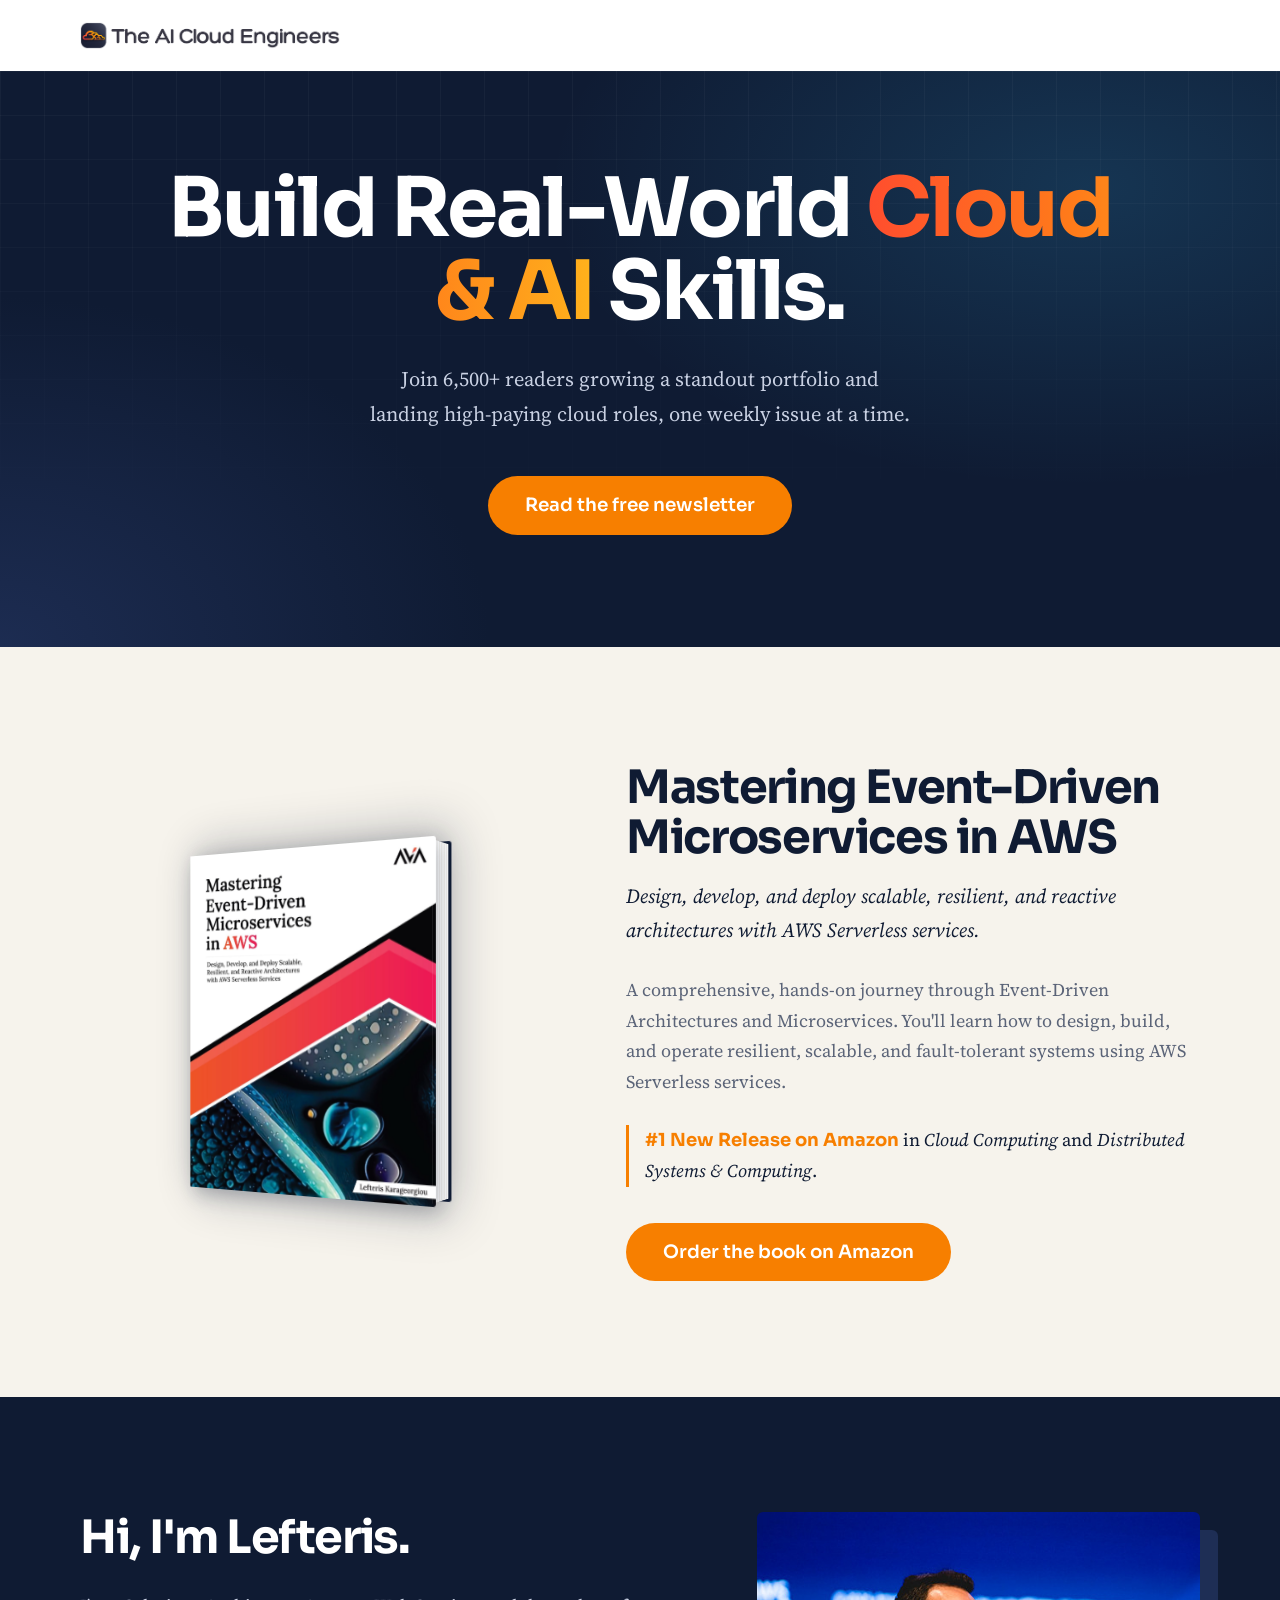
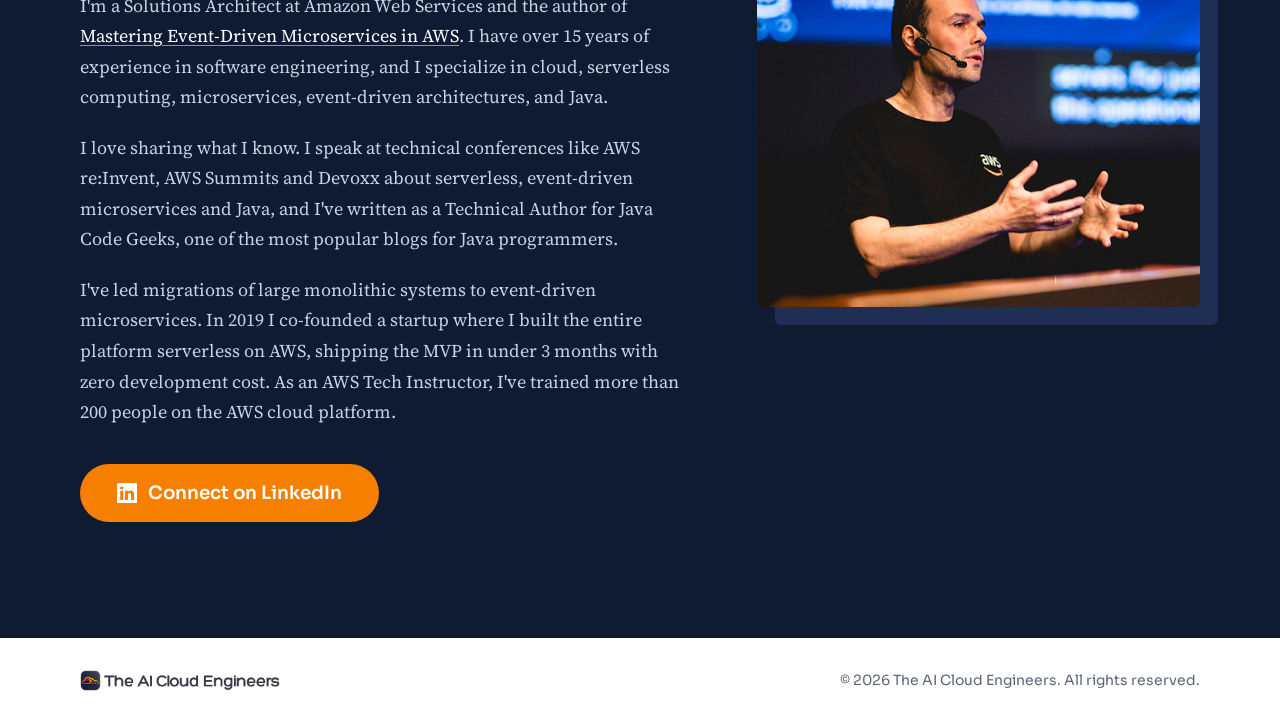
<file: index.html>
<!doctype html>
<html lang="en">

<head>

  <!-- Google tag (gtag.js) -->
  <script async src="https://www.googletagmanager.com/gtag/js?id=G-WXGLE2BNY2"></script>
  <script>
    window.dataLayer = window.dataLayer || [];
    function gtag() { dataLayer.push(arguments); }
    gtag('js', new Date());

    gtag('config', 'G-WXGLE2BNY2');
    gtag('config', 'G-8P4TZJ9R0J');
  </script>

  <meta charset="utf-8">
  <meta name="viewport" content="width=device-width, initial-scale=1">
  <meta name="description"
    content="A free weekly newsletter on cloud engineering, and the book Mastering Event-Driven Microservices in AWS by Lefteris Karageorgiou.">
  <meta name="author" content="Lefteris Karageorgiou">
  <title>The AI Cloud Engineers</title>
  <link rel="icon" type="image/x-icon" href="logo.png">
  <link rel="preconnect" href="https://fonts.googleapis.com">
  <link rel="preconnect" href="https://fonts.gstatic.com" crossorigin>
  <link
    href="https://fonts.googleapis.com/css2?family=Sora:wght@400;600;700&family=Source+Serif+4:ital,opsz,wght@0,8..60,400;0,8..60,600;1,8..60,400&display=swap"
    rel="stylesheet">

  <style>
    :root {
      --midnight: #0F1B33;
      --navy-glow: #1E2E55;
      --paper: #F6F3EC;
      --orange: #F77F00;
      --orange-deep: #D66E00;
      --rust: #C2410C;
      --sky: #38BDF8;
      --slate: #5B6478;
      --display: 'Sora', system-ui, sans-serif;
      --serif: 'Source Serif 4', Georgia, serif;
    }

    *,
    *::before,
    *::after {
      box-sizing: border-box;
    }

    html {
      scroll-behavior: smooth;
    }

    body {
      margin: 0;
      background: var(--paper);
      color: var(--slate);
      font: 400 1.125rem/1.7 var(--serif);
      -webkit-font-smoothing: antialiased;
    }

    img {
      display: block;
      max-width: 100%;
    }

    h1,
    h2 {
      font-family: var(--display);
      font-weight: 700;
      letter-spacing: -0.03em;
      margin: 0;
    }

    p {
      margin: 0 0 1.1em;
    }

    a {
      color: inherit;
    }

    :focus-visible {
      outline: 3px solid var(--sky);
      outline-offset: 3px;
      border-radius: 4px;
    }

    .wrap {
      width: min(1120px, 100% - 48px);
      margin-inline: auto;
    }

    /* Buttons */
    .btn {
      display: inline-flex;
      align-items: center;
      gap: 0.6em;
      padding: 1em 2em;
      border-radius: 999px;
      background: var(--orange);
      color: #fff;
      font: 600 1.15rem/1.2 var(--display);
      text-decoration: none;
      transition: background-color 0.2s ease;
    }

    .btn:hover {
      background: var(--orange-deep);
    }

    .btn svg {
      width: 1.1em;
      height: 1.1em;
    }

    /* Header */
    .site-header,
    .site-footer {
      background: #fff;
    }

    .site-header {
      padding: 22px 0;
    }

    .site-header img {
      width: 260px;
      height: auto;
    }

    /* Hero */
    .hero {
      position: relative;
      overflow: hidden;
      background:
        radial-gradient(900px 500px at 85% 20%, rgba(56, 189, 248, 0.16), transparent 60%),
        radial-gradient(700px 500px at 0% 100%, rgba(30, 46, 85, 0.9), transparent 70%),
        var(--midnight);
      color: #fff;
      padding: 96px 0 112px;
      text-align: center;
    }

    /* faint grid, fading out towards the bottom */
    .hero::after {
      content: '';
      position: absolute;
      inset: 0;
      background-image:
        linear-gradient(rgba(255, 255, 255, 0.035) 1px, transparent 1px),
        linear-gradient(90deg, rgba(255, 255, 255, 0.035) 1px, transparent 1px);
      background-size: 44px 44px;
      mask-image: linear-gradient(180deg, #000, transparent 85%);
      pointer-events: none;
    }

    .hero .wrap {
      position: relative;
      z-index: 2;
    }

    .hero h1 .hl {
      background: linear-gradient(90deg, #FF4D2E, #FF7A1A, #FFB21C);
      -webkit-background-clip: text;
      background-clip: text;
      color: transparent;
    }

    .hero h1 {
      font-size: clamp(2.7rem, 6.4vw, 5.2rem);
      line-height: 1.02;
      max-width: 15ch;
      margin-inline: auto;
    }

    .hero p {
      margin: 1.75rem auto 2.75rem;
      max-width: 36em;
      color: #C9D1E3;
      font-size: clamp(1.15rem, 1.6vw, 1.3rem);
      text-wrap: balance;
    }

    /* Book */
    .book-section {
      padding: clamp(4.5rem, 9vw, 8rem) 0;
    }

    .book-section .wrap {
      display: grid;
      grid-template-columns: 0.9fr 1.1fr;
      gap: clamp(2rem, 6vw, 6rem);
      align-items: center;
    }

    .book-section h2 {
      color: var(--midnight);
      font-size: clamp(2rem, 3.6vw, 2.9rem);
      line-height: 1.1;
      max-width: 16ch;
    }

    .book-section .subtitle {
      margin: 1rem 0 1.75rem;
      font-style: italic;
      color: var(--midnight);
      font-size: 1.25rem;
      max-width: 30em;
    }

    .book-section .copy {
      max-width: 34em;
    }

    .ranking {
      border-left: 3px solid var(--orange);
      padding-left: 1rem;
      margin: 1.75rem 0 2.25rem;
      color: var(--midnight);
    }

    .ranking strong {
      font-family: var(--display);
      color: var(--orange);
    }

    .book-3d {
      --book-w: 280px;
      --book-h: 345px;
      --book-depth: 36px;
      justify-self: center;
      display: inline-block;
      perspective: 1200px;
      padding: 1rem 2rem;
    }

    .book-3d .book {
      position: relative;
      width: var(--book-w);
      height: var(--book-h);
      transform-style: preserve-3d;
      transform: rotateY(-30deg);
      transition: transform 0.6s ease;
    }

    .book-3d:hover .book,
    .book-3d:focus-visible .book {
      transform: rotateY(-12deg);
    }

    .book-3d .book > img {
      position: absolute;
      inset: 0;
      width: 100%;
      height: 100%;
      object-fit: cover;
      transform: translateZ(calc(var(--book-depth) / 2));
      border-radius: 0 3px 3px 0;
      box-shadow: 5px 5px 20px rgba(15, 27, 51, 0.25);
    }

    /* page edges */
    .book-3d .book::before {
      content: '';
      position: absolute;
      top: 3px;
      left: 0;
      width: var(--book-depth);
      height: calc(var(--book-h) - 6px);
      transform: translateX(calc(var(--book-w) - var(--book-depth) / 2 - 3px)) rotateY(90deg);
      background: repeating-linear-gradient(90deg, #fff 0, #fff 2px, #e9e6df 3px, #fff 4px);
    }

    /* back cover */
    .book-3d .book::after {
      content: '';
      position: absolute;
      inset: 0;
      transform: translateZ(calc(var(--book-depth) / -2));
      background-color: var(--midnight);
      border-radius: 0 3px 3px 0;
      box-shadow: -10px 0 50px 10px rgba(15, 27, 51, 0.3);
    }

    /* About */
    .about {
      background: var(--midnight);
      color: #C9D1E3;
      padding: clamp(4.5rem, 9vw, 8rem) 0;
    }

    .about .wrap {
      display: grid;
      grid-template-columns: 1.15fr 0.85fr;
      gap: clamp(2rem, 6vw, 6rem);
      align-items: start;
    }

    .about h2 {
      color: #fff;
      font-size: clamp(2rem, 3.6vw, 2.9rem);
      line-height: 1.1;
      margin-bottom: 1.75rem;
    }

    .about .copy {
      max-width: 36em;
    }

    .about .copy a {
      color: #fff;
      text-decoration-color: var(--orange);
      text-underline-offset: 3px;
    }

    .about .btn {
      margin-top: 1rem;
    }

    .about figure {
      margin: 0;
      position: sticky;
      top: 2rem;
    }

    .about figure img {
      width: 100%;
      border-radius: 6px;
      box-shadow: 18px 18px 0 var(--navy-glow);
    }

    /* Footer */
    .site-footer {
      padding: 2rem 0;
      font: 400 0.875rem/1.5 var(--display);
    }

    .site-footer .wrap {
      display: flex;
      flex-wrap: wrap;
      justify-content: space-between;
      align-items: center;
      gap: 1rem;
    }

    .site-footer img {
      width: 200px;
      height: auto;
    }

    .wrap > * {
      min-width: 0;
    }

    @media (max-width: 900px) {

      .book-section .wrap,
      .about .wrap {
        grid-template-columns: 1fr;
      }

      .about figure {
        position: static;
        max-width: 520px;
      }
    }

    @media (max-width: 720px) {
      .hero {
        padding: 48px 0 72px;
      }
    }

    @media (max-width: 520px) {
      .site-header img {
        width: 220px;
      }

      .book-3d {
        --book-w: 220px;
        --book-h: 271px;
        --book-depth: 28px;
      }
    }

    @media (prefers-reduced-motion: reduce) {
      html {
        scroll-behavior: auto;
      }

      .book-3d .book {
        transition: none;
      }
    }
  </style>

</head>

<body>
  <header class="site-header">
    <div class="wrap">
      <a href="/"><img src="newlogo.png" alt="The AI Cloud Engineers"></a>
    </div>
  </header>

  <main>
    <section class="hero">
      <div class="wrap">
        <h1>Build Real-World <span class="hl">Cloud &amp; AI</span> Skills.</h1>
        <p>Join 6,500+ readers growing a standout portfolio and landing high-paying cloud roles, one weekly issue
          at a time.</p>
        <a href="https://blog.thecloudengineers.com" class="btn" target="_blank">Read the free newsletter</a>
      </div>
    </section>

    <section id="book" class="book-section">
      <div class="wrap">
        <a href="https://a.co/d/0ESOp5f" target="_blank" class="book-3d"
          aria-label="Mastering Event-Driven Microservices in AWS on Amazon">
          <div class="book">
            <img src="newbook.JPG" alt="Cover of Mastering Event-Driven Microservices in AWS">
          </div>
        </a>

        <div>
          <h2>Mastering Event-Driven Microservices in AWS</h2>
          <p class="subtitle">Design, develop, and deploy scalable, resilient, and reactive architectures with AWS
            Serverless services.</p>
          <div class="copy">
            <p>A comprehensive, hands-on journey through Event-Driven Architectures and Microservices. You'll learn
              how to design, build, and operate resilient, scalable, and fault-tolerant systems using AWS Serverless
              services.</p>
          </div>
          <p class="ranking"><strong>#1 New Release on Amazon</strong> in <em>Cloud Computing</em> and
            <em>Distributed Systems &amp; Computing</em>.</p>
          <a href="https://a.co/d/0ESOp5f" class="btn" target="_blank">Order the book on Amazon</a>
        </div>
      </div>
    </section>

    <section id="about" class="about">
      <div class="wrap">
        <div>
          <h2>Hi, I'm Lefteris.</h2>
          <div class="copy">
            <p>I'm a Solutions Architect at Amazon Web Services and the author of <a href="https://a.co/d/0ESOp5f"
                target="_blank">Mastering Event-Driven Microservices in AWS</a>. I have over 15 years of experience in
              software engineering, and I specialize in cloud, serverless computing, microservices, event-driven
              architectures, and Java.</p>
            <p>I love sharing what I know. I speak at technical conferences like AWS re:Invent, AWS Summits and
              Devoxx about serverless, event-driven microservices and Java, and I've written as a Technical Author
              for Java Code Geeks, one of the most popular blogs for Java programmers.</p>
            <p>I've led migrations of large monolithic systems to event-driven microservices. In 2019 I co-founded a
              startup where I built the entire platform serverless on AWS, shipping the MVP in under 3 months with
              zero development cost. As an AWS Tech Instructor, I've trained more than 200 people on the AWS cloud
              platform.</p>
          </div>
          <a href="https://www.linkedin.com/in/lefteriskarageorgiou/" target="_blank" class="btn">
            <svg xmlns="http://www.w3.org/2000/svg" fill="currentColor" viewBox="0 0 16 16" aria-hidden="true">
              <path
                d="M0 1.146C0 .513.526 0 1.175 0h13.65C15.474 0 16 .513 16 1.146v13.708c0 .633-.526 1.146-1.175 1.146H1.175C.526 16 0 15.487 0 14.854zm4.943 12.248V6.169H2.542v7.225zm-1.2-8.212c.837 0 1.358-.554 1.358-1.248-.015-.709-.52-1.248-1.342-1.248S2.4 3.226 2.4 3.934c0 .694.521 1.248 1.327 1.248zm4.908 8.212V9.359c0-.216.016-.432.08-.586.173-.431.568-.878 1.232-.878.869 0 1.216.662 1.216 1.634v3.865h2.401V9.25c0-2.22-1.184-3.252-2.764-3.252-1.274 0-1.845.7-2.165 1.193v.025h-.016l.016-.025V6.169h-2.4c.03.678 0 7.225 0 7.225z" />
            </svg>
            Connect on LinkedIn
          </a>
        </div>
        <figure>
          <img src="lefkarag.JPEG" alt="Lefteris Karageorgiou speaking on stage at an AWS event">
        </figure>
      </div>
    </section>
  </main>

  <footer class="site-footer">
    <div class="wrap">
      <img src="newlogo.png" alt="The AI Cloud Engineers">
      <span>&copy; <span id="year">2026</span> The AI Cloud Engineers. All rights reserved.</span>
    </div>
  </footer>

  <script>
    document.getElementById('year').textContent = new Date().getFullYear();
  </script>

</body>

</html>
</file>
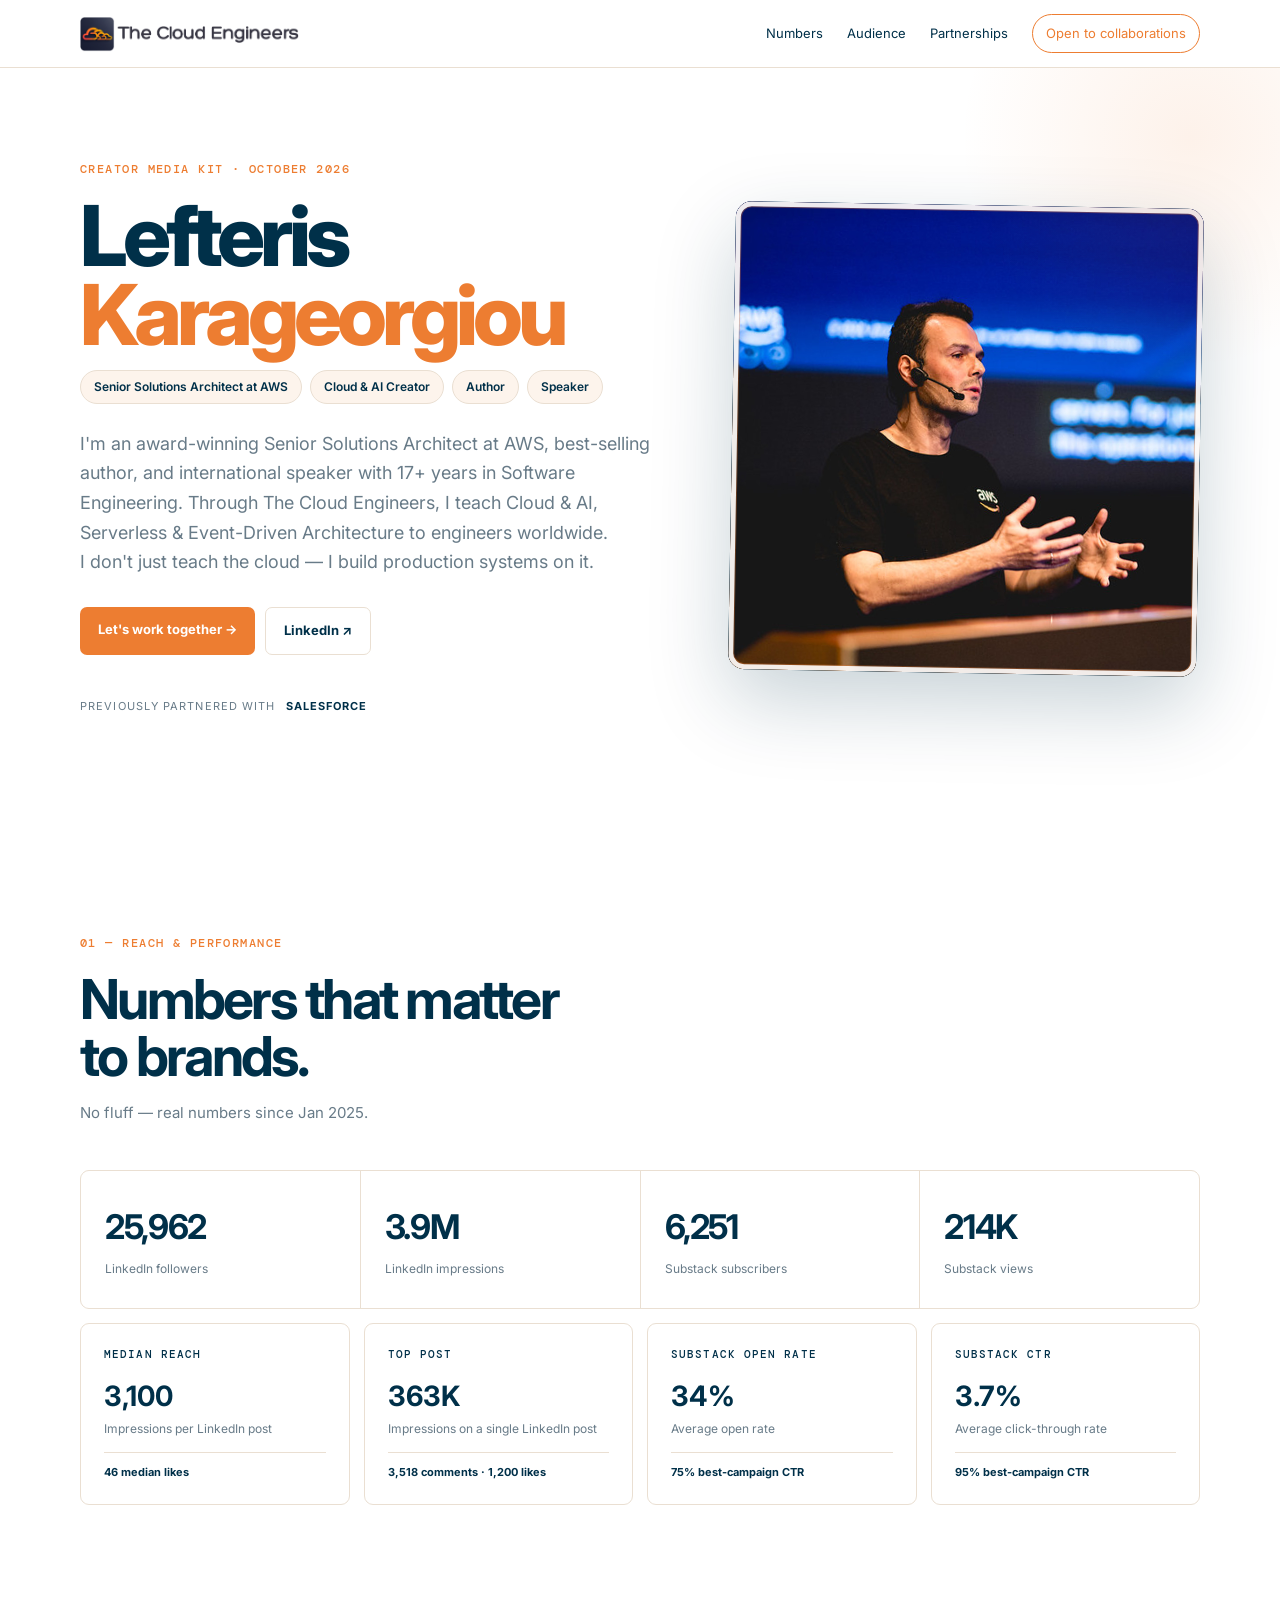
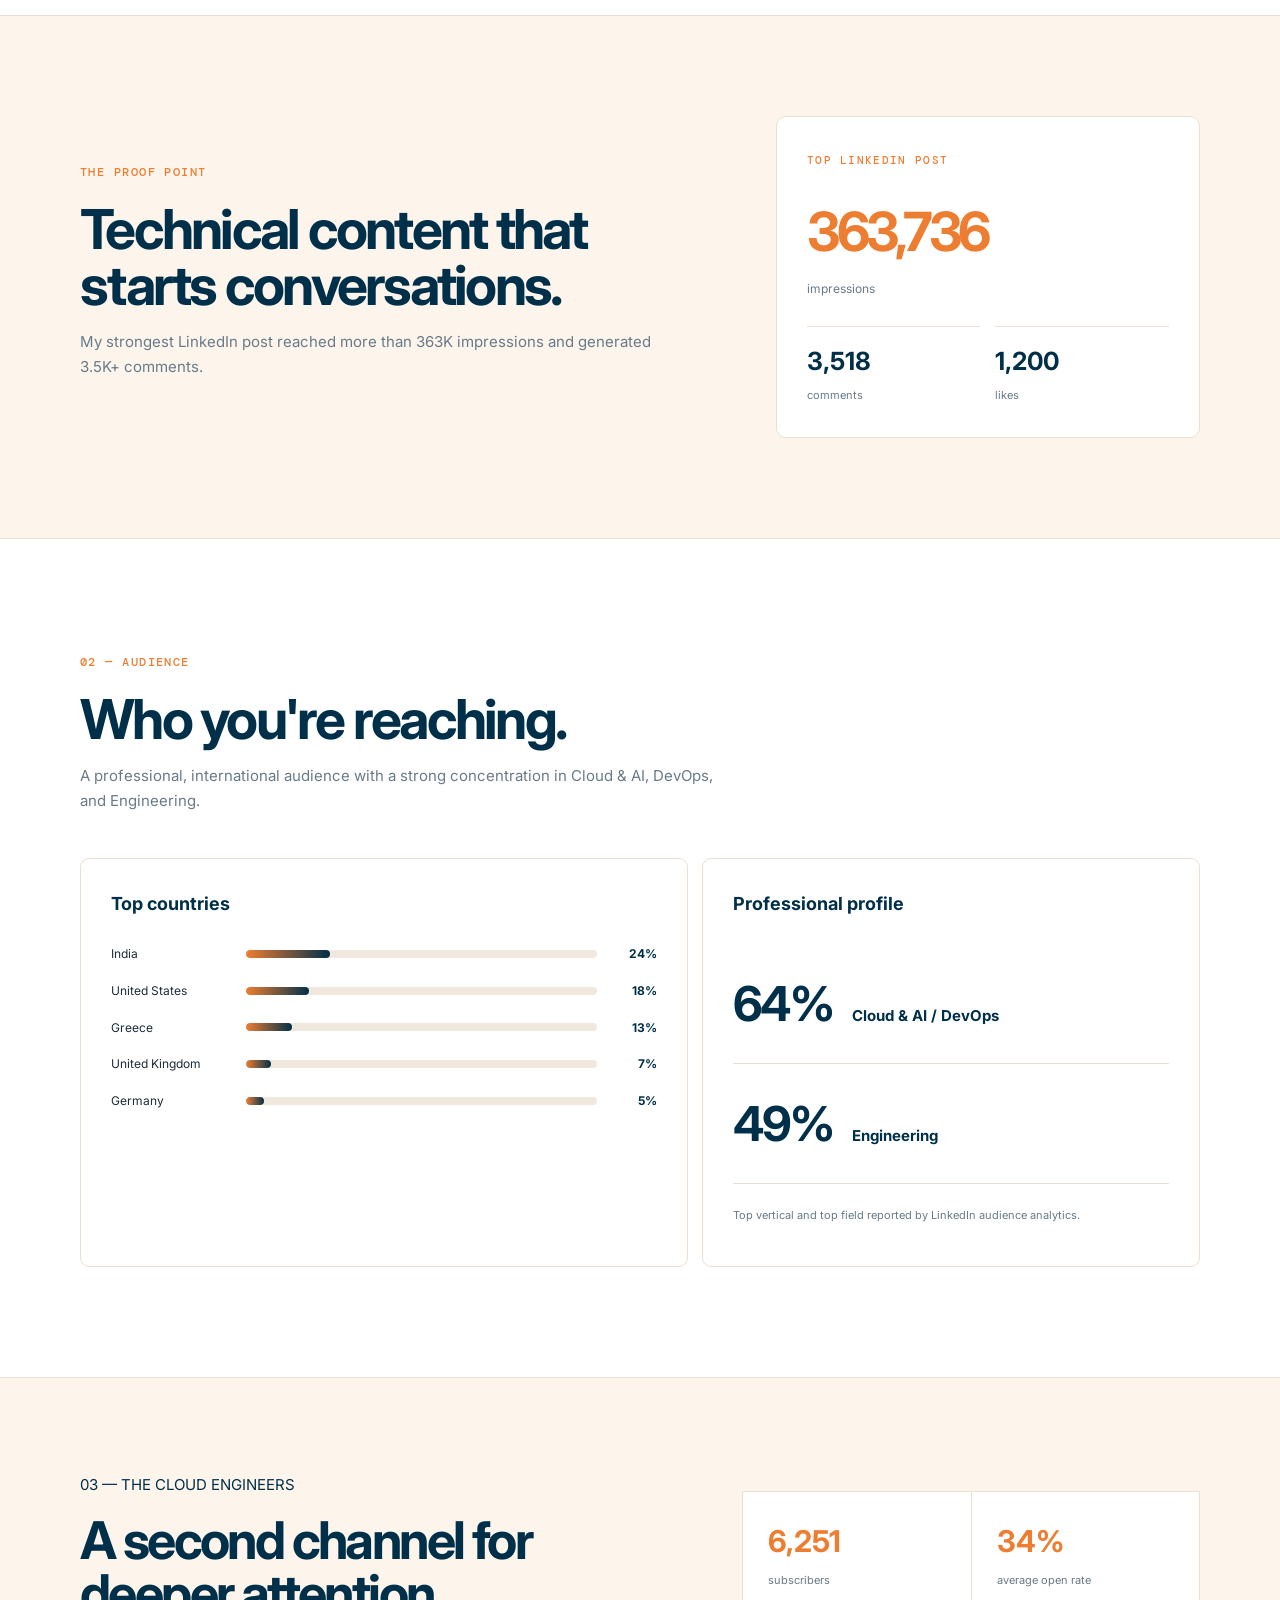
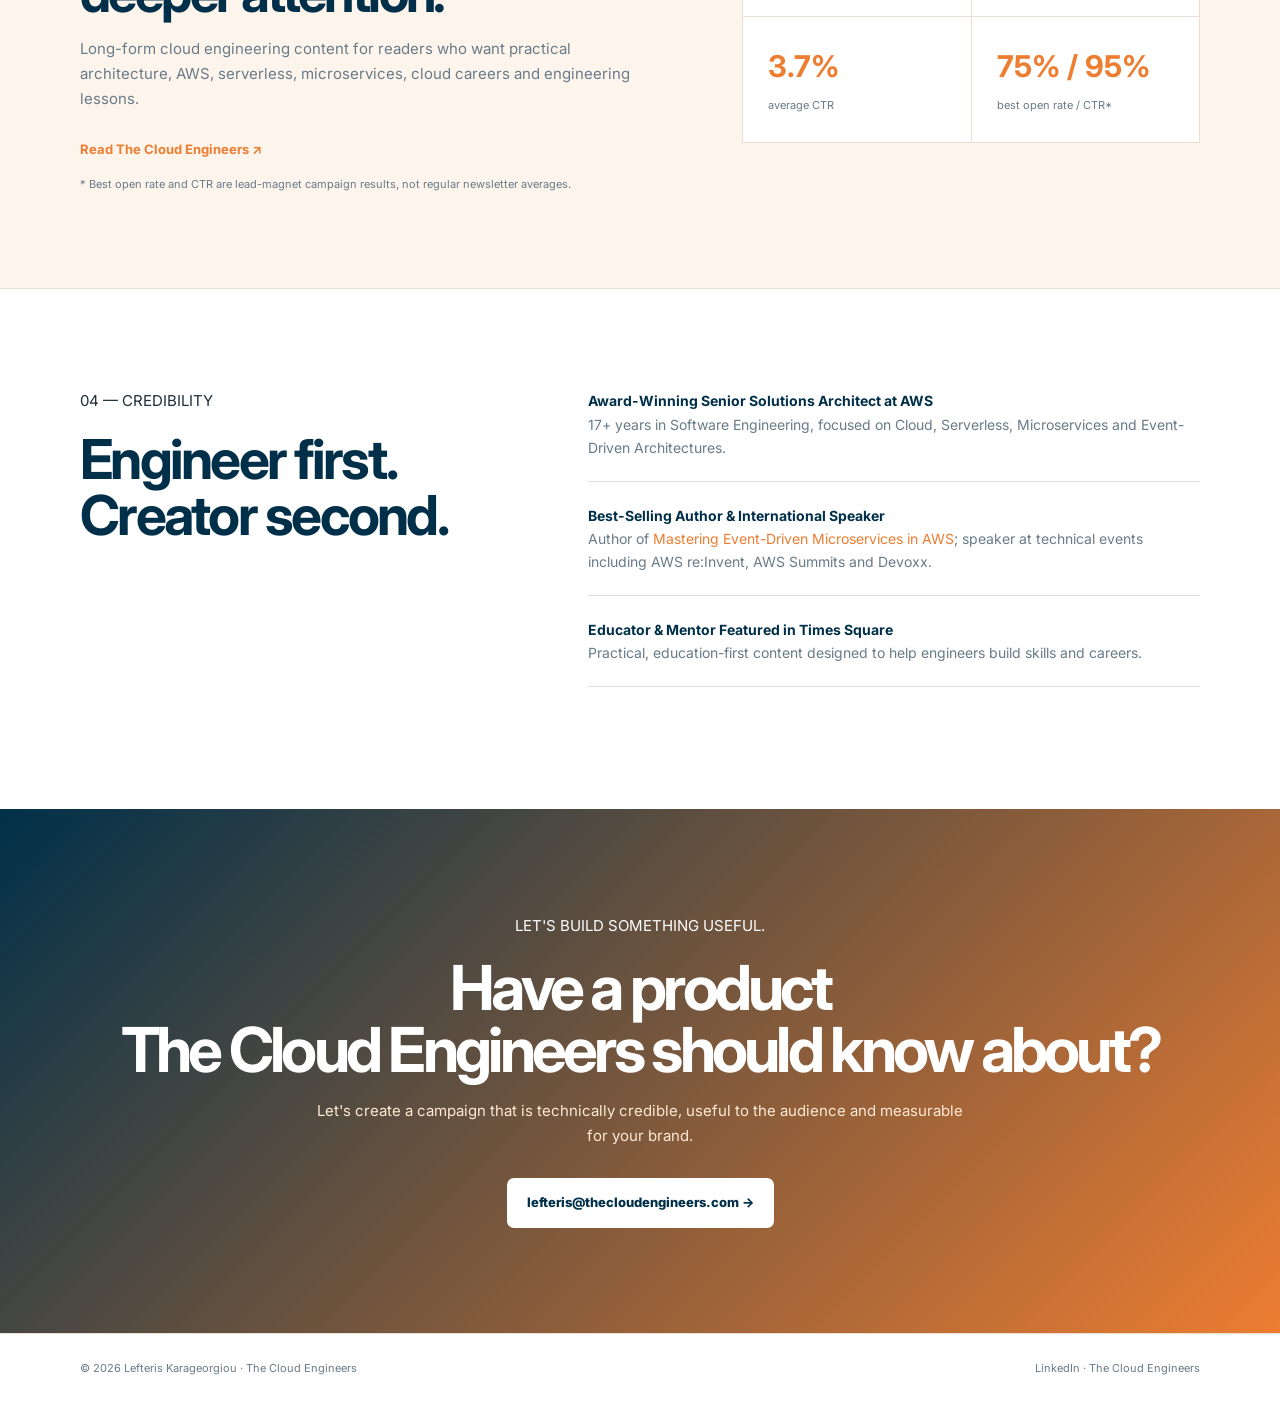
<file: mediakit/index.html>
<!doctype html>
<html lang="en">
<head>
  <meta charset="utf-8">
  <meta name="viewport" content="width=device-width, initial-scale=1">
  <meta name="description" content="Lefteris Karageorgiou — Creator Media Kit for The Cloud Engineers.">
  <title>Lefteris Karageorgiou — Creator Media Kit</title>
  <link rel="preconnect" href="https://fonts.googleapis.com">
  <link rel="preconnect" href="https://fonts.gstatic.com" crossorigin>
  <link href="https://fonts.googleapis.com/css2?family=DM+Mono:wght@400;500&family=Inter:wght@400;500;600;700;800&display=swap" rel="stylesheet">
  <link rel="stylesheet" href="styles.css">
</head>
<body>
<header class="topbar">
  <div class="wrap nav">
    <a class="logo" href="https://thecloudengineers.com/" target="_blank" rel="noopener">
      <img class="logo-img" src="logo.png" alt="The Cloud Engineers">
    </a>
    <div class="nav-right"><a href="#numbers">Numbers</a><a href="#audience">Audience</a><a href="#partnerships">Partnerships</a><a class="pill" href="mailto:lefteris@thecloudengineers.com">Open to collaborations</a></div>
  </div>
</header>

<main>
<section class="hero">
  <div class="wrap hero-grid">
    <div>
      <div class="kicker">CREATOR MEDIA KIT · OCTOBER 2026</div>
      <h1>Lefteris<br><span>Karageorgiou</span></h1>
      <div class="role-pills">
        <span class="role-pill">Senior Solutions Architect at AWS</span>
        <span class="role-pill">Cloud &amp; AI Creator</span>
        <span class="role-pill">Author</span>
        <span class="role-pill">Speaker</span>
      </div>
      <p class="intro">I'm an award-winning Senior Solutions Architect at AWS, best-selling author, and international speaker with 17+ years in Software Engineering. Through The Cloud Engineers, I teach Cloud & AI, Serverless & Event-Driven Architecture to engineers worldwide.<br/>I don't just teach the cloud — I build production systems on it.</p>
      <div class="actions">
        <a class="btn btn-primary" href="mailto:lefteris@thecloudengineers.com?subject=The%20Cloud%20Engineers%20Sponsorship">Let's work together →</a>
        <a class="btn btn-outline" href="https://www.linkedin.com/in/lefteriskarageorgiou/" target="_blank" rel="noopener">LinkedIn ↗</a>
      </div>
      <div class="micro"><span>Previously partnered with</span><b>Salesforce</b></div>
    </div>
    <div class="hero-photo-card">
      <img class="hero-photo" src="lefteris.JPEG" alt="Lefteris Karageorgiou" loading="lazy">
    </div>
  </div>
</section>

<section class="numbers" id="numbers">
  <div class="wrap">
    <div class="section-intro"><span>01 — REACH & PERFORMANCE</span><h2>Numbers that matter<br>to brands.</h2><p>No fluff — real numbers since Jan 2025.</p></div>
    <div class="big-stats">
      <div><strong>25,962</strong><span>LinkedIn followers</span></div>
      <div><strong>3.9M</strong><span>LinkedIn impressions</span></div>
      <div><strong>6,251</strong><span>Substack subscribers</span></div>
      <div><strong>214K</strong><span>Substack views</span></div>
    </div>
    <div class="detail-grid">
      <article><small>MEDIAN REACH</small><b>3,100</b><p>Impressions per LinkedIn post</p><div class="accent">46 median likes</div></article>
      <article><small>TOP POST</small><b>363K</b><p>Impressions on a single LinkedIn post</p><div class="accent">3,518 comments · 1,200 likes</div></article>
      <article><small>SUBSTACK OPEN RATE</small><b>34%</b><p>Average open rate</p><div class="accent">75% best-campaign CTR</div></article>
      <article><small>SUBSTACK CTR</small><b>3.7%</b><p>Average click-through rate</p><div class="accent">95% best-campaign CTR</div></article>
    </div>
  </div>
</section>

<section class="feature">
  <div class="wrap feature-grid">
    <div class="feature-copy"><span>THE PROOF POINT</span><h2>Technical content that starts conversations.</h2><p>My strongest LinkedIn post reached more than 363K impressions and generated 3.5K+ comments.</p></div>
    <div class="score"><small>TOP LINKEDIN POST</small><strong>363,736</strong><span>impressions</span><div class="score-row"><div><b>3,518</b><small>comments</small></div><div><b>1,200</b><small>likes</small></div></div></div>
  </div>
</section>

<section class="audience" id="audience">
  <div class="wrap">
    <div class="section-intro"><span>02 — AUDIENCE</span><h2>Who you're reaching.</h2><p>A professional, international audience with a strong concentration in Cloud & AI, DevOps, and Engineering.</p></div>
    <div class="audience-grid">
      <div class="panel">
        <h3>Top countries</h3>
        <div class="country"><span>India</span><i><b style="width:24%"></b></i><strong>24%</strong></div>
        <div class="country"><span>United States</span><i><b style="width:18%"></b></i><strong>18%</strong></div>
        <div class="country"><span>Greece</span><i><b style="width:13%"></b></i><strong>13%</strong></div>
        <div class="country"><span>United Kingdom</span><i><b style="width:7%"></b></i><strong>7%</strong></div>
        <div class="country"><span>Germany</span><i><b style="width:5%"></b></i><strong>5%</strong></div>
      </div>
      <div class="panel">
        <h3>Professional profile</h3>
        <div class="profile-row"><b>64%</b><span>Cloud & AI / DevOps</span></div>
        <div class="profile-row"><b>49%</b><span>Engineering</span></div>
        <p class="note">Top vertical and top field reported by LinkedIn audience analytics.</p>
      </div>
    </div>
  </div>
</section>

<section class="newsletter">
  <div class="wrap newsletter-grid">
    <div><span>03 — THE CLOUD ENGINEERS</span><h2>A second channel for deeper attention.</h2><p>Long-form cloud engineering content for readers who want practical architecture, AWS, serverless, microservices, cloud careers and engineering lessons.</p><a class="under" href="https://blog.thecloudengineers.com/" target="_blank" rel="noopener">Read The Cloud Engineers ↗</a></div>
    <div class="newsletter-box">
      <div><b>6,251</b><span>subscribers</span></div>
      <div><b>34%</b><span>average open rate</span></div>
      <div><b>3.7%</b><span>average CTR</span></div>
      <div><b>75% / 95%</b><span>best open rate / CTR*</span></div>
    </div>
  </div>
  <div class="wrap footnote">* Best open rate and CTR are lead-magnet campaign results, not regular newsletter averages.</div>
</section>

<!--
<section class="partnerships" id="partnerships">
  <div class="wrap">
    <div class="section-intro"><span>04 — PARTNERSHIPS</span><h2>Built for products<br>engineers actually use.</h2><p>Best fit: technology companies promoting software, developer tools, cloud products, platforms and technical events.</p></div>
    <div class="cards">
      <article><em>01</em><h3>LinkedIn Sponsored Post</h3><p>Native, educational content around a product, launch, technical story or event.</p><b>From €750</b></article>
      <article><em>02</em><h3>Substack Sponsorship</h3><p>Integrated placement or dedicated issue inside The Cloud Engineers.</p><b>From €600</b></article>
      <article><em>03</em><h3>Technical Deep Dive</h3><p>Hands-on article or tutorial focused on real engineering value.</p><b>From €1,250</b></article>
      <article><em>04</em><h3>Cross-Channel Campaign</h3><p>Coordinated LinkedIn + Substack campaign for awareness or adoption.</p><b>From €1,250</b></article>
    </div>
    <div class="rate-note">Multi-post campaigns · event promotion · ambassador programs · custom campaigns <strong>€2,000–€3,500+</strong></div>
  </div>
</section>

<section class="fit">
  <div class="wrap fit-grid">
    <div><span>05 — BEST FIT</span><h2>Who this is built for.</h2></div>
    <div class="fit-list">
      <div><b>☁ Cloud & Infrastructure</b><span>Cloud platforms, serverless, infrastructure and architecture tools.</span></div>
      <div><b>⚙ Developer & DevOps Tools</b><span>CI/CD, observability, APIs, databases, IaC and developer productivity.</span></div>
      <div><b>🔐 Security</b><span>Cloud security, application security and engineering risk platforms.</span></div>
      <div><b>🤖 AI for Engineers</b><span>AI developer tools, coding assistants and engineering workflows.</span></div>
      <div><b>🎓 Education & Careers</b><span>Technical training, certifications, conferences and career platforms.</span></div>
      <div><b>🚀 B2B Technology</b><span>SaaS and products solving real problems for engineering teams.</span></div>
    </div>
  </div>
</section>
-->

<section class="cred">
  <div class="wrap cred-grid">
    <div><span>04 — CREDIBILITY</span><h2>Engineer first.<br>Creator second.</h2></div>
    <div>
      <p><b>Award-Winning Senior Solutions Architect at AWS</b><br>17+ years in Software Engineering, focused on Cloud, Serverless, Microservices and Event-Driven Architectures.</p>
      <p><b>Best-Selling Author & International Speaker</b><br>Author of <a href="https://a.co/d/0jd3CmFv" target="_blank" style="color:#ED7D31">Mastering Event-Driven Microservices in AWS</a>; speaker at technical events including AWS re:Invent, AWS Summits and Devoxx.</p>
      <p><b>Educator & Mentor Featured in Times Square</b><br>Practical, education-first content designed to help engineers build skills and careers.</p>
    </div>
  </div>
</section>

<section class="cta" id="partnerships">
  <div class="wrap">
    <span>LET'S BUILD SOMETHING USEFUL.</span>
    <h2>Have a product<br>The Cloud Engineers should know about?</h2>
    <p>Let's create a campaign that is technically credible, useful to the audience and measurable for your brand.</p>
    <a class="cta-btn" href="mailto:lefteris@thecloudengineers.com?subject=Sponsorship%20Inquiry%20—%20The%20Cloud%20Engineers">lefteris@thecloudengineers.com →</a>
  </div>
</section>
</main>
<footer><div class="wrap"><span>© 2026 Lefteris Karageorgiou · The Cloud Engineers</span><span><a href="https://www.linkedin.com/in/lefteriskarageorgiou/" target="_blank" rel="noopener">LinkedIn</a> · <a href="https://blog.thecloudengineers.com/" target="_blank" rel="noopener">The Cloud Engineers</a></span></div></footer>
</body>
</html>
</file>
<file: mediakit/styles.css>
:root{
  --ink:#003049;--ink2:#0a4361;--brand:#ED7D31;--secondary:#003049;--blue:#ED7D31;--cyan:#ED7D31;--pale:#fdf4ec;
  --text:#1d2d39;--muted:#687b88;--line:#eadfd2;--white:#fff;
}
*{box-sizing:border-box}html{scroll-behavior:smooth}body{margin:0;color:var(--text);font:15px/1.65 Inter,system-ui,sans-serif;background:#fff}a{text-decoration:none;color:inherit}
.wrap{width:min(1120px,calc(100% - 40px));margin:auto}.topbar{height:68px;background:#fff;color:var(--ink);position:sticky;top:0;z-index:20;border-bottom:1px solid var(--line)}.nav{height:100%;display:flex;align-items:center;justify-content:space-between}.logo{font-weight:800;font-size:13px;letter-spacing:.12em;display:flex;align-items:center}.logo-img{height:36px;width:auto;display:block}.logo-bracket{color:var(--brand);font-family:monospace;margin-right:8px}.nav-right{display:flex;gap:24px;align-items:center;font-size:13px}.nav-right a:hover{color:var(--brand)}.pill{border:1px solid var(--brand);border-radius:999px;padding:8px 13px;color:var(--brand)}
.hero{background:#fff;color:var(--text);padding:95px 0 105px;position:relative;overflow:hidden}.hero:after{content:"";position:absolute;width:500px;height:500px;border-radius:50%;right:-160px;top:-180px;background:radial-gradient(circle,rgba(237,125,49,.10),transparent 65%)}.hero-grid{display:grid;grid-template-columns:1.1fr .9fr;gap:80px;align-items:center}.kicker,.section-intro>span,.feature-copy>span,.fit>span,.cred>span,.cta>span{color:var(--brand);font:500 12px/1 DM Mono,monospace;letter-spacing:.12em}.hero h1{font-size:clamp(54px,7vw,84px);line-height:.94;letter-spacing:-.06em;margin:22px 0 15px;font-weight:800;color:var(--ink)}.hero h1 span{color:var(--brand)}.role{font-size:15px;color:var(--ink);font-weight:600}.role-pills{display:flex;flex-wrap:wrap;gap:8px;margin-top:4px}.role-pill{display:inline-block;padding:6px 13px;border-radius:999px;font-size:12px;font-weight:600;color:var(--secondary);background:var(--pale);border:1px solid var(--line)}.intro{font-size:18px;line-height:1.65;color:var(--muted);max-width:650px;margin:25px 0 30px}.actions{display:flex;gap:10px;flex-wrap:wrap}.btn{padding:12px 18px;border-radius:7px;font-weight:700;font-size:13px}.btn-primary{background:var(--brand);color:#fff}.btn-outline{border:1px solid var(--line);color:var(--ink)}.micro{margin-top:42px;color:var(--muted);font-size:11px;text-transform:uppercase;letter-spacing:.1em}.micro b{color:var(--ink);margin-left:10px}.hero-photo-card{position:relative;border-radius:16px;overflow:hidden;box-shadow:0 30px 80px rgba(0,48,73,.22);transform:rotate(1deg);transition:transform .4s ease,box-shadow .4s ease;background:var(--secondary)}.hero-photo-card:hover{transform:rotate(0);box-shadow:0 40px 90px rgba(0,48,73,.28)}.hero-photo-card:after{content:"";position:absolute;inset:0;border-radius:16px;box-shadow:inset 0 0 0 5px rgba(255,255,255,.9),inset 0 0 0 6px rgba(237,125,49,.35);pointer-events:none}.hero-photo{display:block;width:100%;height:auto;object-fit:cover}
.numbers,.audience,.partnerships{padding:110px 0}.section-intro{max-width:720px;margin-bottom:45px}.section-intro h2,.feature h2,.fit h2,.cred h2{font-size:clamp(36px,4.5vw,55px);line-height:1.02;letter-spacing:-.05em;color:var(--ink);margin:17px 0}.section-intro p{color:var(--muted);max-width:650px}.big-stats{display:grid;grid-template-columns:repeat(4,1fr);gap:1px;background:var(--line);border:1px solid var(--line);border-radius:9px;overflow:hidden}.big-stats div{background:#fff;padding:28px 24px}.big-stats strong{display:block;font-size:34px;letter-spacing:-.04em;color:var(--ink)}.big-stats span{font-size:12px;color:var(--muted)}
.detail-grid{display:grid;grid-template-columns:repeat(4,1fr);gap:14px;margin-top:14px}.detail-grid article{border:1px solid var(--line);padding:23px;border-radius:9px}.detail-grid small{display:block;font:500 11px DM Mono;color:var(--secondary);letter-spacing:.1em}.detail-grid b{display:block;color:var(--ink);font-size:28px;margin:12px 0 0}.detail-grid p{margin:0;color:var(--muted);font-size:12px}.accent{margin-top:13px;padding-top:10px;border-top:1px solid var(--line);color:var(--secondary);font-size:11px;font-weight:700}
.feature{background:var(--pale);padding:100px 0;border-top:1px solid var(--line);border-bottom:1px solid var(--line)}.feature-grid{display:grid;grid-template-columns:1fr .7fr;gap:90px;align-items:center}.feature-copy p{color:var(--muted);font-size:15px;max-width:650px}.score{background:#fff;color:var(--ink);border:1px solid var(--line);border-radius:10px;padding:30px}.score>small{font:500 11px DM Mono;color:var(--brand);letter-spacing:.12em}.score>strong{display:block;font-size:54px;letter-spacing:-.06em;margin-top:15px;color:var(--brand)}.score>span{color:var(--muted);font-size:12px}.score-row{display:grid;grid-template-columns:1fr 1fr;gap:15px;margin-top:25px}.score-row div{border-top:1px solid var(--line);padding-top:14px}.score-row b{display:block;font-size:25px;color:var(--ink)}.score-row small{color:var(--muted);font-size:11px}
.audience{background:#fff}.audience-grid{display:grid;grid-template-columns:1.1fr .9fr;gap:14px}.panel{border:1px solid var(--line);border-radius:9px;padding:30px}.panel h3{margin:0 0 25px;color:var(--ink);font-size:18px}.country{display:grid;grid-template-columns:120px 1fr 45px;gap:15px;align-items:center;margin:17px 0;font-size:12px}.country i{height:8px;background:#f0e8dd;border-radius:99px;overflow:hidden}.country i b{height:100%;display:block;background:linear-gradient(90deg,var(--brand),var(--secondary));border-radius:99px}.country strong{color:var(--ink);text-align:right}.profile-row{display:flex;align-items:baseline;gap:20px;border-bottom:1px solid var(--line);padding:20px 0}.profile-row b{font-size:48px;color:var(--secondary);letter-spacing:-.06em}.profile-row span{font-weight:700;color:var(--ink)}.note{font-size:11px;color:var(--muted);margin-top:22px}
.newsletter{background:var(--pale);color:var(--ink);padding:95px 0;border-top:1px solid var(--line);border-bottom:1px solid var(--line)}.newsletter-grid{display:grid;grid-template-columns:1fr .8fr;gap:90px;align-items:center}.newsletter h2{font-size:clamp(36px,4.5vw,52px);line-height:1.02;letter-spacing:-.05em;margin:17px 0;color:var(--ink)}.newsletter p{color:var(--muted);max-width:600px}.under{display:inline-block;margin-top:12px;color:var(--brand);font-weight:700;font-size:13px}.newsletter-box{display:grid;grid-template-columns:1fr 1fr;gap:1px;background:var(--line);border:1px solid var(--line)}.newsletter-box div{background:#fff;padding:25px}.newsletter-box b{display:block;font-size:30px;color:var(--brand)}.newsletter-box span{font-size:11px;color:var(--muted)}.footnote{color:var(--muted);font-size:11px;margin-top:14px}
.partnerships{background:#fff}.cards{display:grid;grid-template-columns:repeat(4,1fr);gap:14px}.cards article{border:1px solid var(--line);border-radius:9px;padding:25px;min-height:255px}.cards em{font:500 11px DM Mono;color:var(--secondary);font-style:normal}.cards h3{font-size:19px;color:var(--ink);margin:20px 0 10px;line-height:1.15}.cards p{color:var(--muted);font-size:12px;min-height:85px}.cards b{color:var(--brand);font-size:13px}.rate-note{margin-top:14px;border:1px solid var(--line);padding:17px 20px;border-radius:8px;color:var(--muted);font-size:12px}.rate-note strong{color:var(--ink);margin-left:8px}
.fit{background:var(--pale);padding:100px 0}.fit-grid{display:grid;grid-template-columns:.7fr 1.3fr;gap:90px}.fit h2{margin-top:17px}.fit-list{display:grid;grid-template-columns:1fr 1fr;gap:1px;background:var(--line);border:1px solid var(--line)}.fit-list div{background:#fff;padding:22px}.fit-list b{display:block;color:var(--ink);font-size:13px}.fit-list span{display:block;color:var(--muted);font-size:11px;margin-top:7px}
.cred{padding:100px 0;background:#fff}.cred-grid{display:grid;grid-template-columns:.8fr 1.2fr;gap:100px}.cred-grid p{padding-bottom:22px;margin:0 0 22px;border-bottom:1px solid var(--line);color:var(--muted);font-size:14px}.cred-grid p b{color:var(--ink)}
.cta{background:linear-gradient(135deg,var(--secondary),var(--brand));padding:105px 0;text-align:center;color:#fff}.cta>span{color:#fff}.cta h2{font-size:clamp(40px,5vw,62px);line-height:1;letter-spacing:-.06em;margin:18px 0}.cta p{max-width:650px;margin:0 auto 30px;color:#ffe9d3}.cta-btn{display:inline-block;background:#fff;color:var(--secondary);padding:14px 20px;border-radius:7px;font-weight:800;font-size:13px}
footer{background:#fff;color:var(--muted);font-size:11px;padding:25px 0;border-top:1px solid var(--line)}footer .wrap{display:flex;justify-content:space-between;gap:20px}footer a:hover{color:var(--brand)}
@media(max-width:900px){.nav-right a:not(.pill){display:none}.hero-grid,.feature-grid,.audience-grid,.newsletter-grid,.fit-grid,.cred-grid{grid-template-columns:1fr}.hero-grid{gap:50px}.big-stats,.detail-grid,.cards{grid-template-columns:1fr 1fr}.feature-grid,.newsletter-grid,.cred-grid{gap:45px}.fit-list{margin-top:20px}}
@media(max-width:600px){.wrap{width:min(100% - 28px,1120px)}.topbar{height:60px}.logo{font-size:11px}.pill{padding:7px 10px}.hero{padding:70px 0}.hero h1{font-size:54px}.big-stats,.detail-grid,.cards,.fit-list,.newsletter-box{grid-template-columns:1fr}.numbers,.audience,.partnerships,.cred,.fit{padding:75px 0}.section-intro h2,.feature h2,.fit h2,.cred h2{font-size:38px}.country{grid-template-columns:90px 1fr 35px}.newsletter{padding:75px 0}footer .wrap{flex-direction:column}}
</file>
